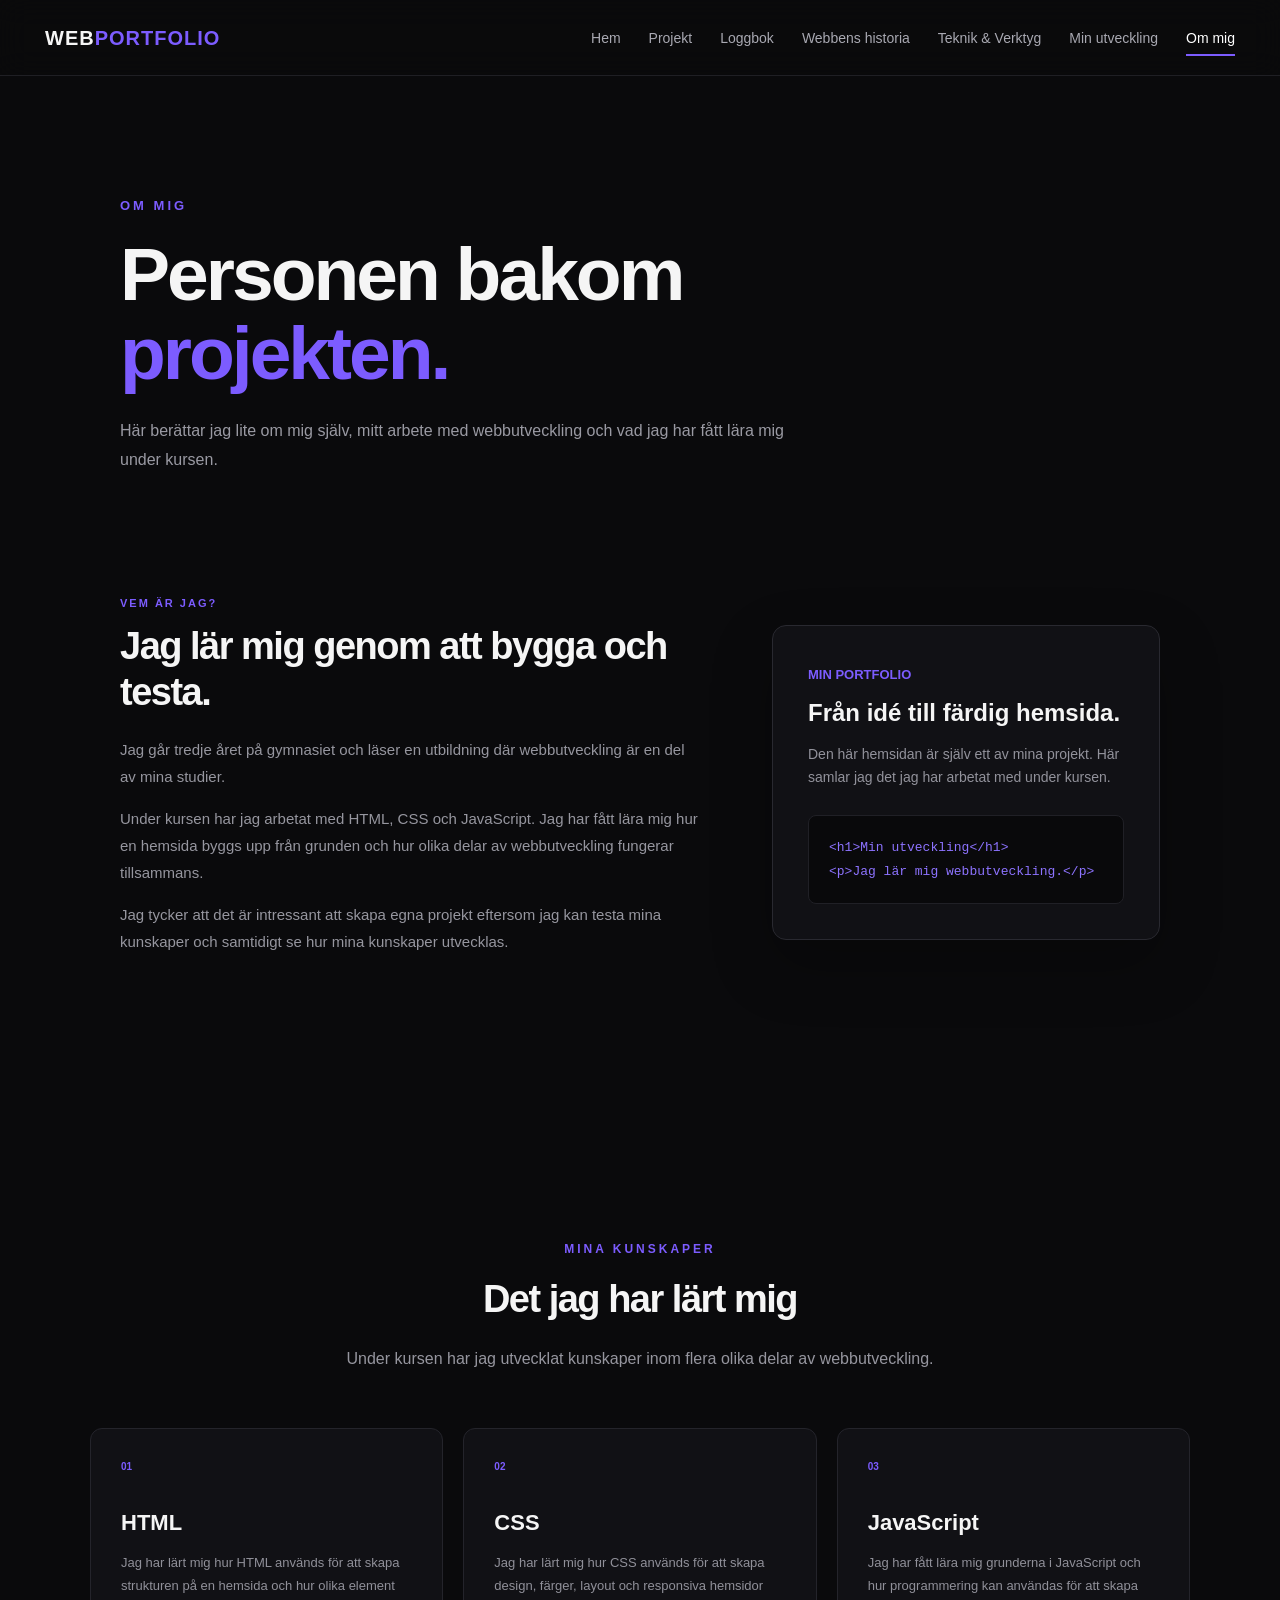
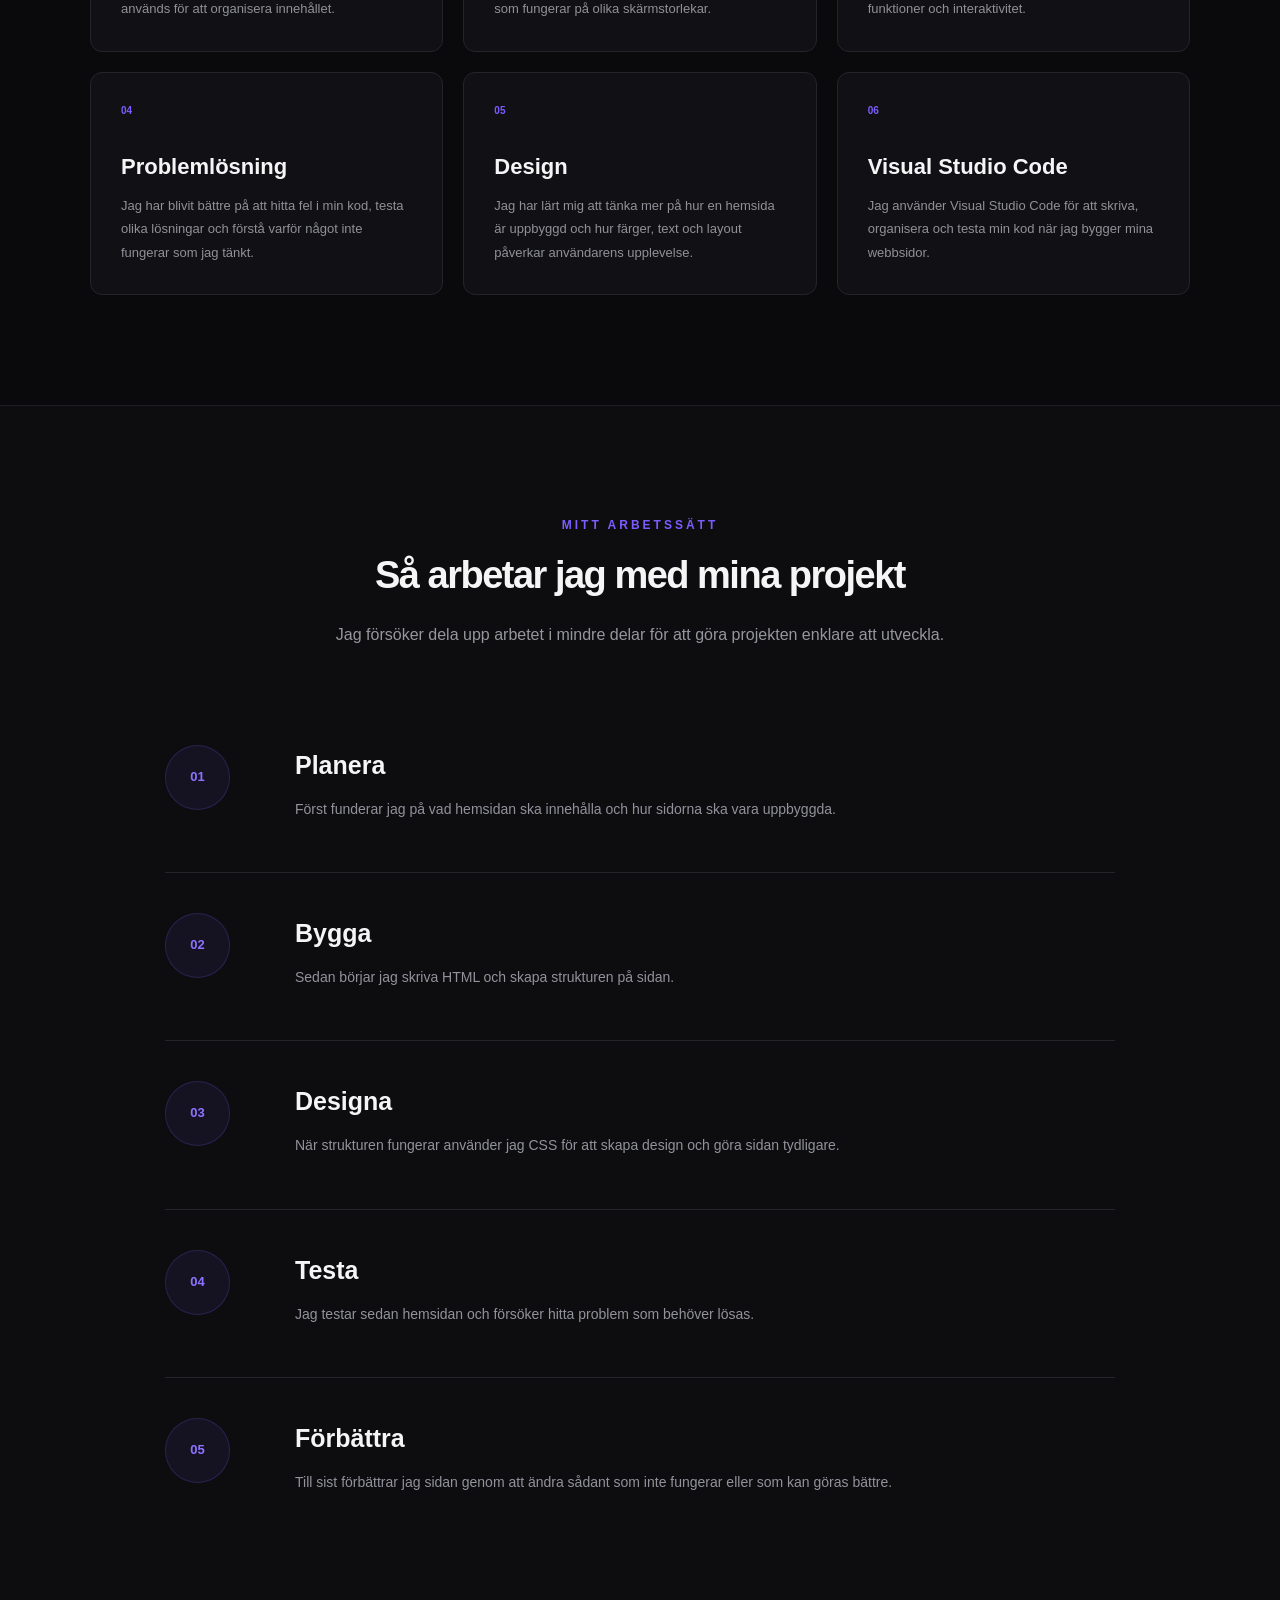
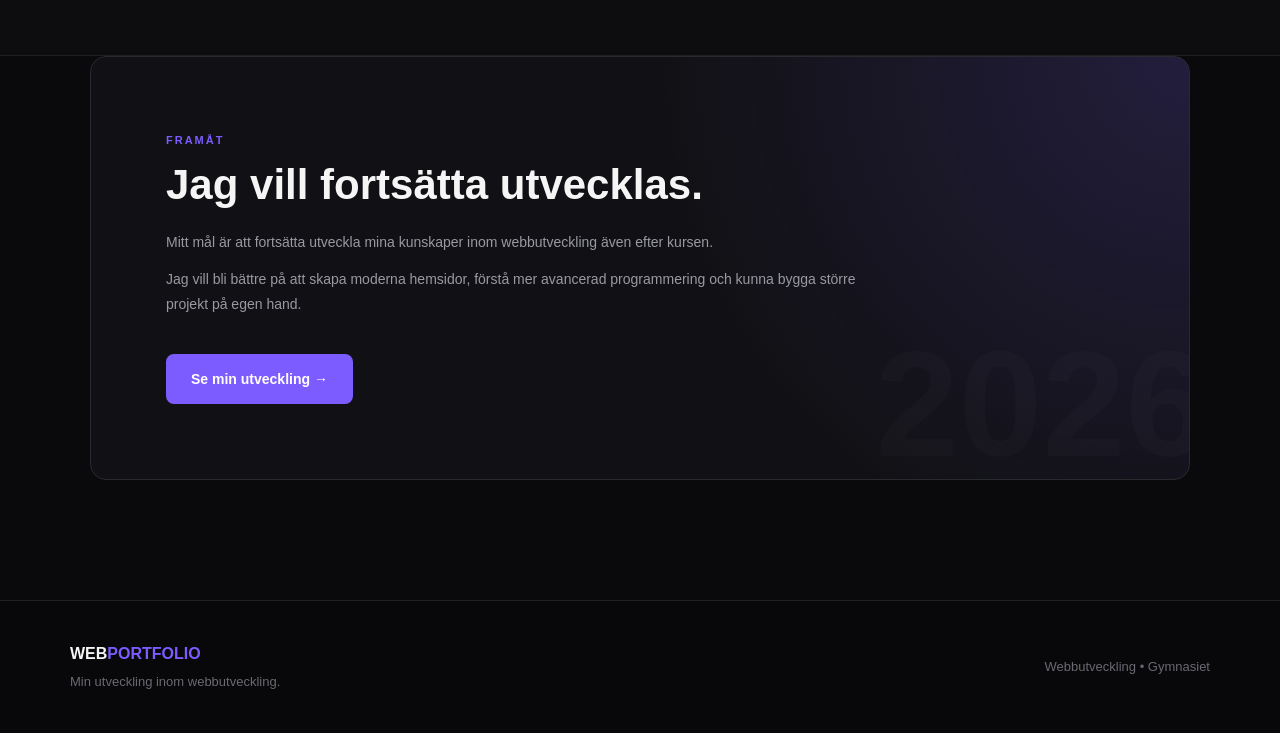
<file: Webb Upp 1/om-mig.html>
<!DOCTYPE html>
<html lang="sv">

<head>
    <meta charset="UTF-8">
    <meta name="viewport" content="width=device-width, initial-scale=1.0">

    <title>Om mig | WEBPORTFOLIO</title>

    <link rel="stylesheet" href="css/style.css">
</head>

<body>

    <!-- =========================
         NAVIGATION
    ========================== -->

    <header>

        <nav class="navbar">

            <a href="index.html" class="logo">
                WEB<span>PORTFOLIO</span>
            </a>

            <ul class="nav-links">

                <li>
                    <a href="index.html">Hem</a>
                </li>

                <li>
                    <a href="projekt.html">Projekt</a>
                </li>

                <li>
                    <a href="loggbok.html">Loggbok</a>
                </li>

                <li>
                    <a href="historia.html">Webbens historia</a>
                </li>

                <li>
                    <a href="teknik.html">Teknik & Verktyg</a>
                </li>

                <li>
                    <a href="utveckling.html">Min utveckling</a>
                </li>

                <li>
                    <a href="om-mig.html" class="active">Om mig</a>
                </li>

            </ul>

            <button class="menu-btn" id="menuBtn">
                ☰
            </button>

        </nav>

    </header>


    <!-- =========================
         SIDANS INTRO
    ========================== -->

    <main>

        <section class="page-hero">

            <p class="hero-small">
                OM MIG
            </p>

            <h1>
                Personen bakom
                <span>projekten.</span>
            </h1>

            <p>
                Här berättar jag lite om mig själv, mitt arbete med
                webbutveckling och vad jag har fått lära mig under kursen.
            </p>

        </section>


        <!-- =========================
             OM MIG
        ========================== -->

        <section class="history-intro">

            <div class="history-intro-text">

                <p class="history-label">
                    VEM ÄR JAG?
                </p>

                <h2>
                    Jag lär mig genom att bygga och testa.
                </h2>

                <p>
                    Jag går tredje året på gymnasiet och läser en utbildning
                    där webbutveckling är en del av mina studier.
                </p>

                <p>
                    Under kursen har jag arbetat med HTML, CSS och JavaScript.
                    Jag har fått lära mig hur en hemsida byggs upp från grunden
                    och hur olika delar av webbutveckling fungerar tillsammans.
                </p>

                <p>
                    Jag tycker att det är intressant att skapa egna projekt
                    eftersom jag kan testa mina kunskaper och samtidigt se
                    hur mina kunskaper utvecklas.
                </p>

            </div>


            <div class="history-code-box">

                <span>MIN PORTFOLIO</span>

                <h3>Från idé till färdig hemsida.</h3>

                <p>
                    Den här hemsidan är själv ett av mina projekt.
                    Här samlar jag det jag har arbetat med under kursen.
                </p>

                <div class="mini-code">

                    &lt;h1&gt;Min utveckling&lt;/h1&gt;<br>

                    &lt;p&gt;Jag lär mig webbutveckling.&lt;/p&gt;

                </div>

            </div>

        </section>


        <!-- =========================
             VAD JAG LÄRT MIG
        ========================== -->

        <section class="knowledge-section">

            <div class="section-heading">

                <p>
                    MINA KUNSKAPER
                </p>

                <h2>
                    Det jag har lärt mig
                </h2>

                <span>
                    Under kursen har jag utvecklat kunskaper inom flera
                    olika delar av webbutveckling.
                </span>

            </div>


            <div class="knowledge-grid">

                <div class="knowledge-card">

                    <span>01</span>

                    <h3>HTML</h3>

                    <p>
                        Jag har lärt mig hur HTML används för att skapa
                        strukturen på en hemsida och hur olika element
                        används för att organisera innehållet.
                    </p>

                </div>


                <div class="knowledge-card">

                    <span>02</span>

                    <h3>CSS</h3>

                    <p>
                        Jag har lärt mig hur CSS används för att skapa
                        design, färger, layout och responsiva hemsidor
                        som fungerar på olika skärmstorlekar.
                    </p>

                </div>


                <div class="knowledge-card">

                    <span>03</span>

                    <h3>JavaScript</h3>

                    <p>
                        Jag har fått lära mig grunderna i JavaScript och
                        hur programmering kan användas för att skapa
                        funktioner och interaktivitet.
                    </p>

                </div>


                <div class="knowledge-card">

                    <span>04</span>

                    <h3>Problemlösning</h3>

                    <p>
                        Jag har blivit bättre på att hitta fel i min kod,
                        testa olika lösningar och förstå varför något
                        inte fungerar som jag tänkt.
                    </p>

                </div>


                <div class="knowledge-card">

                    <span>05</span>

                    <h3>Design</h3>

                    <p>
                        Jag har lärt mig att tänka mer på hur en hemsida
                        är uppbyggd och hur färger, text och layout påverkar
                        användarens upplevelse.
                    </p>

                </div>


                <div class="knowledge-card">

                    <span>06</span>

                    <h3>Visual Studio Code</h3>

                    <p>
                        Jag använder Visual Studio Code för att skriva,
                        organisera och testa min kod när jag bygger
                        mina webbsidor.
                    </p>

                </div>

            </div>

        </section>


        <!-- =========================
             HUR JAG ARBETAR
        ========================== -->

        <section class="learning-section">

            <div class="section-heading">

                <p>
                    MITT ARBETSSÄTT
                </p>

                <h2>
                    Så arbetar jag med mina projekt
                </h2>

                <span>
                    Jag försöker dela upp arbetet i mindre delar för att
                    göra projekten enklare att utveckla.
                </span>

            </div>


            <div class="learning-path">

                <div class="learning-item">

                    <div class="learning-number">
                        01
                    </div>

                    <div class="learning-content">

                        <h2>Planera</h2>

                        <p>
                            Först funderar jag på vad hemsidan ska innehålla
                            och hur sidorna ska vara uppbyggda.
                        </p>

                    </div>

                </div>


                <div class="learning-item">

                    <div class="learning-number">
                        02
                    </div>

                    <div class="learning-content">

                        <h2>Bygga</h2>

                        <p>
                            Sedan börjar jag skriva HTML och skapa
                            strukturen på sidan.
                        </p>

                    </div>

                </div>


                <div class="learning-item">

                    <div class="learning-number">
                        03
                    </div>

                    <div class="learning-content">

                        <h2>Designa</h2>

                        <p>
                            När strukturen fungerar använder jag CSS för
                            att skapa design och göra sidan tydligare.
                        </p>

                    </div>

                </div>


                <div class="learning-item">

                    <div class="learning-number">
                        04
                    </div>

                    <div class="learning-content">

                        <h2>Testa</h2>

                        <p>
                            Jag testar sedan hemsidan och försöker hitta
                            problem som behöver lösas.
                        </p>

                    </div>

                </div>


                <div class="learning-item">

                    <div class="learning-number">
                        05
                    </div>

                    <div class="learning-content">

                        <h2>Förbättra</h2>

                        <p>
                            Till sist förbättrar jag sidan genom att ändra
                            sådant som inte fungerar eller som kan göras bättre.
                        </p>

                    </div>

                </div>

            </div>

        </section>


        <!-- =========================
             FRAMÅT
        ========================== -->

        <section class="future-section">

            <div class="future-number">
                2026
            </div>

            <div class="future-content">

                <p class="history-label">
                    FRAMÅT
                </p>

                <h2>
                    Jag vill fortsätta utvecklas.
                </h2>

                <p>
                    Mitt mål är att fortsätta utveckla mina kunskaper inom
                    webbutveckling även efter kursen.
                </p>

                <p>
                    Jag vill bli bättre på att skapa moderna hemsidor,
                    förstå mer avancerad programmering och kunna bygga
                    större projekt på egen hand.
                </p>

                <a href="utveckling.html" class="btn primary">
                    Se min utveckling →
                </a>

            </div>

        </section>

    </main>


    <!-- =========================
         FOOTER
    ========================== -->

    <footer>

        <div class="footer-content">

            <div>

                <h3>
                    WEB<span>PORTFOLIO</span>
                </h3>

                <p>
                    Min utveckling inom webbutveckling.
                </p>

            </div>

            <p>
                Webbutveckling • Gymnasiet
            </p>

        </div>

    </footer>


    <!-- JAVASCRIPT -->

    <script src="JS/script.js"></script>

</body>

</html>
</file>
<file: Webb Upp 1/css/style.css>
/* =====================================================
   GRUNDINSTÄLLNINGAR
===================================================== */

* {
    margin: 0;
    padding: 0;
    box-sizing: border-box;
}

html {
    scroll-behavior: smooth;
}

body {
    font-family: Arial, Helvetica, sans-serif;
    background: #0a0a0c;
    color: #f5f5f5;
    line-height: 1.6;
}

a {
    text-decoration: none;
    color: inherit;
}


/* =====================================================
   NAVIGATION
===================================================== */

header {
    width: 100%;
    position: sticky;
    top: 0;
    z-index: 1000;
    background: rgba(10, 10, 12, 0.9);
    backdrop-filter: blur(15px);
    border-bottom: 1px solid #1f1f24;
    transition: 0.3s;
}

header.scrolled {
    background: rgba(8, 8, 10, 0.97);
    box-shadow: 0 10px 35px rgba(0, 0, 0, 0.25);
}

.navbar {
    max-width: 1250px;
    margin: auto;
    min-height: 75px;

    display: flex;
    align-items: center;
    justify-content: space-between;

    padding: 0 30px;
}

.logo {
    font-size: 20px;
    font-weight: 800;
    letter-spacing: 1px;
}

.logo span {
    color: #7c5cff;
}

.nav-links {
    display: flex;
    align-items: center;
    gap: 28px;
    list-style: none;
}

.nav-links a {
    color: #a9a9b2;
    font-size: 14px;
    transition: 0.3s;
}

.nav-links a:hover,
.nav-links a.active {
    color: white;
}

.nav-links a.active {
    position: relative;
}

.nav-links a.active::after {
    content: "";
    position: absolute;
    left: 0;
    bottom: -10px;
    width: 100%;
    height: 2px;
    background: #7c5cff;
}

.menu-btn {
    display: none;
    border: none;
    background: transparent;
    color: white;
    font-size: 26px;
    cursor: pointer;
}


/* =====================================================
   KNAPPAR
===================================================== */

.btn {
    display: inline-flex;
    align-items: center;
    justify-content: center;

    min-height: 50px;
    padding: 0 25px;

    border-radius: 8px;

    font-size: 14px;
    font-weight: bold;

    transition: 0.3s;
}

.btn.primary {
    background: #7c5cff;
    color: white;
}

.btn.primary:hover {
    background: #6847ff;
    transform: translateY(-3px);
    box-shadow: 0 12px 30px rgba(124, 92, 255, 0.25);
}

.btn.secondary {
    border: 1px solid #33333a;
    color: white;
    background: #121216;
}

.btn.secondary:hover {
    border-color: #7c5cff;
    transform: translateY(-3px);
}


/* =====================================================
   STARTSIDA - HERO
===================================================== */

.hero {
    min-height: 88vh;

    max-width: 1250px;
    margin: auto;

    display: grid;
    grid-template-columns: 1.1fr 0.9fr;

    align-items: center;
    gap: 70px;

    padding: 80px 30px;
}

.hero-small {
    color: #7c5cff;
    font-size: 13px;
    font-weight: bold;
    letter-spacing: 3px;
    margin-bottom: 18px;
}

.hero h1 {
    font-size: clamp(48px, 6vw, 82px);
    line-height: 1.05;
    letter-spacing: -4px;
    max-width: 750px;
}

.hero h1 span {
    color: #7c5cff;
}

.hero-text {
    max-width: 650px;
    margin-top: 28px;
    color: #a9a9b2;
    font-size: 17px;
    line-height: 1.8;
}

.hero-buttons {
    margin-top: 35px;
    display: flex;
    gap: 15px;
    flex-wrap: wrap;
}


/* =====================================================
   CODE WINDOW
===================================================== */

.hero-code {
    display: flex;
    justify-content: center;
}

.code-window {
    width: 100%;
    max-width: 520px;

    background: #111115;

    border: 1px solid #25252c;
    border-radius: 14px;

    overflow: hidden;

    box-shadow:
        0 30px 70px rgba(0, 0, 0, 0.4),
        0 0 80px rgba(124, 92, 255, 0.08);
}

.code-top {
    height: 50px;

    display: flex;
    align-items: center;

    padding: 0 18px;

    background: #17171c;

    border-bottom: 1px solid #25252c;

    position: relative;
}

.code-top p {
    position: absolute;
    left: 50%;
    transform: translateX(-50%);
    color: #777780;
    font-size: 12px;
}

.dots {
    display: flex;
    gap: 7px;
}

.dots span {
    width: 10px;
    height: 10px;
    border-radius: 50%;
}

.dots span:first-child {
    background: #ff5f57;
}

.dots span:nth-child(2) {
    background: #febc2e;
}

.dots span:nth-child(3) {
    background: #28c840;
}

.code-content {
    padding: 30px;

    font-family: Consolas, Monaco, monospace;

    font-size: 14px;
    line-height: 2;

    color: #d4d4d8;
}

.indent {
    padding-left: 20px;
}

.indent2 {
    padding-left: 40px;
}

.pink {
    color: #ff6fae;
}

.blue {
    color: #69a7ff;
}

.green {
    color: #67d391;
}


/* =====================================================
   RUBRIKER
===================================================== */

.section-heading {
    text-align: center;
    max-width: 700px;
    margin: 0 auto 55px;
}

.section-heading > p {
    color: #7c5cff;
    font-size: 12px;
    font-weight: bold;
    letter-spacing: 3px;
    margin-bottom: 10px;
}

.section-heading h2 {
    font-size: 38px;
    letter-spacing: -1.5px;
    margin-bottom: 15px;
}

.section-heading span {
    display: block;
    color: #96969f;
    line-height: 1.8;
}


/* =====================================================
   STARTSIDANS KORT
===================================================== */

.intro {
    padding: 110px 30px;
    background: #0d0d10;
    border-top: 1px solid #1b1b20;
    border-bottom: 1px solid #1b1b20;
}

.cards {
    max-width: 1150px;
    margin: auto;

    display: grid;
    grid-template-columns: repeat(3, 1fr);

    gap: 20px;
}

.card {
    background: #121216;
    border: 1px solid #222228;
    border-radius: 12px;

    padding: 30px;
    min-height: 260px;

    display: flex;
    flex-direction: column;

    transition: 0.3s;
}

.card:hover {
    transform: translateY(-7px);
    border-color: #4c3aa5;
    background: #15151a;
}

.card-icon {
    width: 48px;
    height: 48px;

    display: flex;
    align-items: center;
    justify-content: center;

    background: rgba(124, 92, 255, 0.1);
    color: #8d73ff;

    border: 1px solid rgba(124, 92, 255, 0.25);
    border-radius: 9px;

    font-size: 20px;

    margin-bottom: 24px;
}

.card h3 {
    font-size: 20px;
    margin-bottom: 10px;
}

.card p {
    color: #92929c;
    font-size: 14px;
    line-height: 1.8;
    flex: 1;
}

.card-link {
    color: #8d73ff;
    font-size: 13px;
    font-weight: bold;
    margin-top: 22px;
}


/* =====================================================
   SKILLS
===================================================== */

.skills-preview {
    padding: 110px 30px;
}

.skill-container {
    max-width: 1000px;
    margin: auto;

    display: grid;
    grid-template-columns: repeat(3, 1fr);

    gap: 20px;
}

.skill-box {
    padding: 35px;

    background: linear-gradient(145deg, #121216, #0d0d10);

    border: 1px solid #222228;
    border-radius: 12px;

    text-align: center;

    transition: 0.3s;
}

.skill-box:hover {
    border-color: #7c5cff;
    transform: translateY(-5px);
}

.skill-box h3 {
    color: #8d73ff;
    font-size: 25px;
    margin-bottom: 10px;
}

.skill-box p {
    color: #92929c;
    font-size: 14px;
}


/* =====================================================
   CTA
===================================================== */

.cta {
    max-width: 1100px;

    margin: 30px auto 110px;
    padding: 80px 30px;

    text-align: center;

    border: 1px solid #27272e;
    border-radius: 18px;

    background:
        radial-gradient(
            circle at top,
            rgba(124, 92, 255, 0.18),
            transparent 50%
        ),
        #111115;
}

.cta > p {
    color: #7c5cff;
    font-size: 12px;
    font-weight: bold;
    letter-spacing: 3px;
    margin-bottom: 10px;
}

.cta h2 {
    font-size: 42px;
    margin-bottom: 15px;
}

.cta span {
    display: block;
    max-width: 650px;
    margin: auto;
    color: #9999a2;
    line-height: 1.8;
}

.cta .btn {
    margin-top: 30px;
}


/* =====================================================
   FOOTER
===================================================== */

footer {
    border-top: 1px solid #202026;
    background: #08080a;
}

.footer-content {
    max-width: 1200px;
    margin: auto;

    padding: 40px 30px;

    display: flex;
    justify-content: space-between;
    align-items: center;

    gap: 30px;
}

.footer-content h3 {
    font-size: 16px;
    margin-bottom: 5px;
}

.footer-content h3 span {
    color: #7c5cff;
}

.footer-content p {
    color: #696972;
    font-size: 13px;
}


/* =====================================================
   UNDERSIDOR
===================================================== */

.page-hero {
    max-width: 1100px;
    margin: auto;
    padding: 120px 30px 80px;
}

.page-hero h1 {
    max-width: 850px;

    font-size: clamp(45px, 6vw, 75px);

    line-height: 1.05;
    letter-spacing: -3px;
}

.page-hero h1 span {
    color: #7c5cff;
}

.page-hero > p:last-child {
    max-width: 700px;

    margin-top: 25px;

    color: #9a9aa3;

    font-size: 16px;
    line-height: 1.8;
}


/* =====================================================
   PROJEKT
===================================================== */

.projects-section {
    padding: 30px 30px 110px;
}

.projects-grid {
    max-width: 1100px;
    margin: auto;

    display: grid;
    grid-template-columns: repeat(2, 1fr);

    gap: 20px;
}

.project-card {
    position: relative;

    min-height: 440px;
    padding: 40px;

    background: #111115;

    border: 1px solid #232329;
    border-radius: 14px;

    overflow: hidden;

    transition: 0.3s;
}

.project-card:hover {
    transform: translateY(-6px);
    border-color: #5641bd;
    box-shadow: 0 20px 50px rgba(0, 0, 0, 0.25);
}

.project-number {
    position: absolute;
    top: 20px;
    right: 25px;

    font-size: 65px;
    font-weight: 800;

    color: rgba(255, 255, 255, 0.025);
}

.project-content {
    position: relative;
    z-index: 2;
}

.project-type {
    color: #7c5cff !important;

    font-size: 11px !important;
    font-weight: bold;

    letter-spacing: 2px;

    margin-bottom: 20px;
}

.project-card h2 {
    font-size: 28px;
    margin-bottom: 20px;
    letter-spacing: -1px;
}

.project-card p {
    color: #96969f;
    font-size: 14px;
    line-height: 1.8;
    margin-bottom: 15px;
}

.project-tags {
    display: flex;
    flex-wrap: wrap;
    gap: 8px;
    margin-top: 25px;
}

.project-tags span {
    padding: 7px 12px;

    background: rgba(124, 92, 255, 0.08);

    border: 1px solid rgba(124, 92, 255, 0.18);
    border-radius: 30px;

    color: #9e8cff;

    font-size: 11px;
}

.project-bottom {
    max-width: 1100px;

    margin: 0 auto 110px;

    padding: 70px;

    background:
        radial-gradient(
            circle at top right,
            rgba(124, 92, 255, 0.15),
            transparent 40%
        ),
        #111115;

    border: 1px solid #25252b;
    border-radius: 16px;
}

.project-bottom h2 {
    max-width: 650px;
    font-size: 40px;
    line-height: 1.15;
    margin-bottom: 20px;
}

.project-bottom > p:not(.hero-small) {
    max-width: 700px;
    color: #96969f;
    line-height: 1.8;
}

.project-bottom .btn {
    margin-top: 30px;
}


/* =====================================================
   LOGGBOK
===================================================== */

.logbook-section {
    padding: 20px 30px 120px;
}

.timeline {
    max-width: 950px;
    margin: auto;
    position: relative;
}

.timeline::before {
    content: "";

    position: absolute;

    left: 19px;
    top: 10px;
    bottom: 0;

    width: 2px;

    background: #25252c;
}

.log-entry {
    position: relative;
    padding-left: 75px;
    padding-bottom: 70px;
}

.timeline-dot {
    position: absolute;

    left: 10px;
    top: 3px;

    width: 20px;
    height: 20px;

    background: #7c5cff;

    border: 5px solid #15151a;
    border-radius: 50%;

    box-shadow: 0 0 20px rgba(124, 92, 255, 0.5);

    z-index: 2;
}

.log-date {
    color: #7c5cff;

    font-size: 11px;
    font-weight: bold;

    letter-spacing: 2px;

    margin-bottom: 12px;
}

.log-content {
    padding: 35px;

    background: #111115;

    border: 1px solid #24242b;
    border-radius: 14px;

    transition: 0.3s;
}

.log-content:hover {
    border-color: #4d3aaa;
    transform: translateX(5px);
}

.log-content h2 {
    font-size: 25px;
    margin-bottom: 15px;
}

.log-content > p {
    color: #96969f;
    line-height: 1.8;
    font-size: 14px;
    margin-bottom: 15px;
}

.log-info {
    display: grid;
    grid-template-columns: repeat(2, 1fr);

    gap: 15px;

    margin-top: 25px;
}

.log-info div {
    padding: 20px;

    background: #0d0d10;

    border: 1px solid #202026;
    border-radius: 8px;
}

.log-info span {
    display: block;

    color: #7c5cff;

    font-size: 10px;
    font-weight: bold;

    letter-spacing: 1.5px;

    margin-bottom: 7px;
}

.log-info p {
    color: #898992;
    font-size: 13px;
    line-height: 1.6;
}


/* =====================================================
   HISTORIA
===================================================== */

.history-intro {
    max-width: 1100px;

    margin: 0 auto 120px;

    display: grid;
    grid-template-columns: 1.2fr 0.8fr;

    gap: 70px;

    align-items: center;

    padding: 40px 30px;
}

.history-label {
    color: #7c5cff !important;

    font-size: 11px !important;
    font-weight: bold;

    letter-spacing: 2px;

    margin-bottom: 12px;
}

.history-intro-text h2 {
    font-size: 38px;
    line-height: 1.2;
    letter-spacing: -1.5px;
    margin-bottom: 20px;
}

.history-intro-text > p:not(.history-label) {
    color: #96969f;

    font-size: 15px;
    line-height: 1.8;

    margin-bottom: 15px;
}

.history-code-box {
    padding: 35px;

    background: #111115;

    border: 1px solid #292930;
    border-radius: 14px;

    box-shadow: 0 25px 60px rgba(0, 0, 0, 0.25);
}

.history-code-box > span {
    color: #7c5cff;
    font-size: 13px;
    font-weight: bold;
}

.history-code-box h3 {
    font-size: 24px;
    margin: 8px 0 10px;
}

.history-code-box p {
    color: #92929b;
    font-size: 14px;
    line-height: 1.7;
}

.mini-code {
    margin-top: 25px;
    padding: 20px;

    background: #09090b;

    border: 1px solid #202026;
    border-radius: 8px;

    color: #8d73ff;

    font-family: Consolas, Monaco, monospace;

    font-size: 13px;
    line-height: 1.8;
}

.web-history {
    padding: 110px 30px;

    background: #0d0d10;

    border-top: 1px solid #1e1e24;
    border-bottom: 1px solid #1e1e24;
}

.history-timeline {
    max-width: 1000px;
    margin: auto;
    position: relative;
}

.history-timeline::before {
    content: "";

    position: absolute;

    left: 150px;
    top: 0;
    bottom: 0;

    width: 1px;

    background: #292930;
}

.history-item {
    display: grid;
    grid-template-columns: 150px 1fr;

    position: relative;

    padding-bottom: 70px;
}

.history-item:last-child {
    padding-bottom: 0;
}

.history-year {
    color: #7c5cff;

    font-size: 17px;
    font-weight: bold;

    padding-top: 32px;
    padding-right: 35px;

    text-align: right;
}

.history-content {
    position: relative;

    margin-left: 45px;
    padding: 32px;

    background: #111115;

    border: 1px solid #24242b;
    border-radius: 12px;

    transition: 0.3s;
}

.history-content::before {
    content: "";

    position: absolute;

    left: -51px;
    top: 38px;

    width: 11px;
    height: 11px;

    border-radius: 50%;

    background: #7c5cff;

    box-shadow: 0 0 15px rgba(124, 92, 255, 0.6);
}

.history-content:hover {
    transform: translateX(5px);
    border-color: #4f3ab5;
}

.history-content h2 {
    font-size: 24px;
    margin-bottom: 12px;
}

.history-content > p:not(.history-label) {
    color: #92929c;

    font-size: 14px;
    line-height: 1.8;

    margin-bottom: 10px;
}

.history-tech {
    padding: 110px 30px;
}

.history-tech-grid {
    max-width: 1000px;
    margin: auto;

    display: grid;
    grid-template-columns: repeat(3, 1fr);

    gap: 20px;
}

.history-tech-card {
    padding: 35px;

    background: #111115;

    border: 1px solid #24242b;
    border-radius: 12px;

    transition: 0.3s;
}

.history-tech-card:hover {
    transform: translateY(-5px);
    border-color: #7c5cff;
}

.history-tech-card > span {
    display: block;

    color: #7c5cff;

    font-size: 12px;
    font-weight: bold;

    margin-bottom: 30px;
}

.history-tech-card h3 {
    font-size: 27px;
    margin-bottom: 10px;
}

.history-tech-card p {
    color: #92929c;
    font-size: 14px;
    line-height: 1.7;
}


/* =====================================================
   TEKNIK & VERKTYG
===================================================== */

.tech-main {
    padding: 30px 30px 120px;
}

.tech-main-grid {
    max-width: 1150px;
    margin: auto;

    display: grid;
    grid-template-columns: repeat(3, 1fr);

    gap: 20px;
}

.tech-big-card {
    padding: 35px;

    background: #111115;

    border: 1px solid #24242b;
    border-radius: 14px;

    transition: 0.3s;
}

.tech-big-card:hover {
    transform: translateY(-7px);
    border-color: #7c5cff;
}

.tech-top {
    display: flex;
    justify-content: space-between;
    align-items: center;

    margin-bottom: 35px;
}

.tech-number {
    color: #62626c;
    font-size: 12px;
    font-weight: bold;
}

.tech-symbol {
    width: 50px;
    height: 50px;

    display: flex;
    align-items: center;
    justify-content: center;

    background: rgba(124, 92, 255, 0.1);

    border: 1px solid rgba(124, 92, 255, 0.2);
    border-radius: 8px;

    color: #8d73ff;

    font-family: Consolas, monospace;
    font-weight: bold;
}

.tech-big-card h2 {
    font-size: 32px;
    margin-bottom: 15px;
}

.tech-big-card > p:not(.history-label) {
    color: #94949d;
    font-size: 14px;
    line-height: 1.8;
    margin-bottom: 12px;
}

.tech-code {
    margin-top: 25px;
    padding: 18px;

    background: #09090b;

    border: 1px solid #202026;
    border-radius: 8px;

    color: #8d73ff;

    font-family: Consolas, Monaco, monospace;

    font-size: 12px;
    line-height: 1.8;

    overflow-x: auto;
}

.tech-together {
    max-width: 1100px;

    margin: 0 auto 120px;

    padding: 65px;

    display: grid;
    grid-template-columns: 1fr 1fr;

    align-items: center;

    gap: 60px;

    background:
        radial-gradient(
            circle at right,
            rgba(124, 92, 255, 0.15),
            transparent 45%
        ),
        #111115;

    border: 1px solid #27272e;
    border-radius: 16px;
}

.tech-together-text h2 {
    font-size: 37px;
    line-height: 1.2;
    margin-bottom: 20px;
}

.tech-together-text > p:not(.history-label) {
    color: #96969f;
    font-size: 14px;
    line-height: 1.8;
    margin-bottom: 12px;
}

.tech-flow {
    display: flex;
    align-items: center;
    justify-content: center;
    gap: 12px;
}

.flow-item {
    width: 110px;

    padding: 22px 10px;

    text-align: center;

    background: #0c0c0f;

    border: 1px solid #28282f;
    border-radius: 10px;
}

.flow-item span {
    color: #7c5cff;
    font-size: 10px;
}

.flow-item h3 {
    margin: 7px 0 2px;
    font-size: 20px;
}

.flow-item p {
    color: #777780;
    font-size: 11px;
}

.flow-arrow {
    color: #7c5cff;
    font-size: 20px;
}

.tools-section {
    padding: 110px 30px;

    background: #0d0d10;

    border-top: 1px solid #1f1f25;
    border-bottom: 1px solid #1f1f25;
}

.tools-grid {
    max-width: 1100px;
    margin: auto;

    display: grid;
    grid-template-columns: repeat(3, 1fr);

    gap: 20px;
}

.tool-card {
    padding: 30px;

    background: #111115;

    border: 1px solid #232329;
    border-radius: 12px;

    transition: 0.3s;
}

.tool-card:hover {
    transform: translateY(-5px);
    border-color: #4d3baa;
}

.tool-icon {
    width: 48px;
    height: 48px;

    display: flex;
    align-items: center;
    justify-content: center;

    margin-bottom: 25px;

    background: rgba(124, 92, 255, 0.1);

    border: 1px solid rgba(124, 92, 255, 0.2);
    border-radius: 8px;

    color: #8d73ff;

    font-size: 14px;
    font-weight: bold;
}

.tool-card h3 {
    font-size: 19px;
    margin-bottom: 10px;
}

.tool-card p {
    min-height: 90px;

    color: #909099;

    font-size: 13px;
    line-height: 1.7;
}

.tool-card > span {
    display: block;

    margin-top: 20px;

    color: #7c5cff;

    font-size: 9px;
    font-weight: bold;

    letter-spacing: 1.5px;
}

.responsive-section {
    max-width: 1100px;

    margin: 0 auto;

    padding: 120px 30px;

    display: grid;
    grid-template-columns: 1fr 1fr;

    gap: 80px;

    align-items: center;
}

.responsive-section h2 {
    max-width: 500px;

    font-size: 40px;
    line-height: 1.2;

    margin-bottom: 20px;
}

.responsive-section > div:first-child > p:not(.history-label) {
    color: #92929c;
    line-height: 1.8;
    font-size: 14px;
    margin-bottom: 12px;
}

.devices {
    min-height: 330px;

    display: flex;
    align-items: flex-end;
    justify-content: center;

    gap: 25px;
}

.desktop-device {
    width: 320px;

    padding: 10px 10px 25px;

    background: #18181d;

    border: 1px solid #33333a;
    border-radius: 10px;
}

.mobile-device {
    width: 100px;

    padding: 7px;

    background: #18181d;

    border: 1px solid #33333a;
    border-radius: 15px;
}

.device-screen {
    min-height: 180px;

    display: flex;
    flex-direction: column;

    align-items: center;
    justify-content: center;

    background:
        radial-gradient(
            circle,
            rgba(124, 92, 255, 0.18),
            transparent 60%
        ),
        #09090b;

    border-radius: 5px;
}

.mobile-device .device-screen {
    min-height: 200px;
    border-radius: 10px;
}

.device-screen span {
    color: #7c5cff;

    font-size: 9px;
    font-weight: bold;

    letter-spacing: 1px;
}

.device-screen h3 {
    margin-top: 5px;
    font-size: 17px;
}


/* =====================================================
   MIN UTVECKLING
===================================================== */

.development-comparison {
    padding: 30px 30px 120px;
}

.comparison-grid {
    max-width: 1050px;
    margin: auto;

    display: grid;
    grid-template-columns: repeat(2, 1fr);

    gap: 20px;
}

.comparison-card {
    position: relative;

    padding: 40px;

    background: #111115;

    border: 1px solid #25252c;
    border-radius: 14px;

    overflow: hidden;
}

.comparison-card.current {
    border-color: rgba(124, 92, 255, 0.45);

    background:
        radial-gradient(
            circle at top right,
            rgba(124, 92, 255, 0.12),
            transparent 45%
        ),
        #111115;
}

.comparison-number {
    position: absolute;

    top: 15px;
    right: 25px;

    color: rgba(255, 255, 255, 0.035);

    font-size: 75px;
    font-weight: bold;
}

.comparison-card h2 {
    font-size: 28px;
    margin-bottom: 15px;
}

.comparison-card > p:not(.history-label) {
    color: #96969f;
    font-size: 14px;
    line-height: 1.8;
    margin-bottom: 25px;
}

.comparison-card ul {
    list-style: none;
}

.comparison-card li {
    position: relative;

    padding: 12px 0 12px 25px;

    color: #b0b0b8;

    font-size: 13px;

    border-bottom: 1px solid #202026;
}

.comparison-card li::before {
    content: "✓";

    position: absolute;
    left: 0;

    color: #7c5cff;
    font-weight: bold;
}

.learning-section {
    padding: 110px 30px;

    background: #0d0d10;

    border-top: 1px solid #1e1e24;
    border-bottom: 1px solid #1e1e24;
}

.learning-path {
    max-width: 950px;
    margin: auto;
}

.learning-item {
    display: grid;
    grid-template-columns: 100px 1fr;

    gap: 30px;

    padding: 40px 0;

    border-bottom: 1px solid #24242a;
}

.learning-item:last-child {
    border-bottom: none;
}

.learning-number {
    width: 65px;
    height: 65px;

    display: flex;
    align-items: center;
    justify-content: center;

    background: rgba(124, 92, 255, 0.08);

    border: 1px solid rgba(124, 92, 255, 0.2);
    border-radius: 50%;

    color: #8d73ff;

    font-size: 13px;
    font-weight: bold;
}

.learning-content h2 {
    font-size: 25px;
    margin-bottom: 12px;
}

.learning-content > p:not(.history-label) {
    max-width: 700px;

    color: #92929c;

    font-size: 14px;
    line-height: 1.8;

    margin-bottom: 10px;
}

.knowledge-section {
    padding: 110px 30px;
}

.knowledge-grid {
    max-width: 1100px;
    margin: auto;

    display: grid;
    grid-template-columns: repeat(3, 1fr);

    gap: 20px;
}

.knowledge-card {
    padding: 30px;

    background: #111115;

    border: 1px solid #24242b;
    border-radius: 12px;

    transition: 0.3s;
}

.knowledge-card:hover {
    transform: translateY(-5px);
    border-color: #7c5cff;
}

.knowledge-card > span {
    display: block;

    color: #7c5cff;

    font-size: 10px;
    font-weight: bold;

    margin-bottom: 30px;
}

.knowledge-card h3 {
    font-size: 22px;
    margin-bottom: 10px;
}

.knowledge-card p {
    color: #909099;
    font-size: 13px;
    line-height: 1.8;
}

.future-section {
    position: relative;

    max-width: 1100px;

    margin: 0 auto 120px;

    padding: 75px;

    background:
        radial-gradient(
            circle at top right,
            rgba(124, 92, 255, 0.17),
            transparent 45%
        ),
        #111115;

    border: 1px solid #292930;
    border-radius: 16px;

    overflow: hidden;
}

.future-number {
    position: absolute;

    right: -20px;
    bottom: -45px;

    font-size: 150px;
    font-weight: 900;

    color: rgba(255, 255, 255, 0.018);
}

.future-content {
    position: relative;
    max-width: 700px;
    z-index: 2;
}

.future-content h2 {
    font-size: 42px;
    line-height: 1.15;
    margin-bottom: 20px;
}

.future-content > p:not(.history-label) {
    color: #9999a2;
    font-size: 14px;
    line-height: 1.8;
    margin-bottom: 12px;
}

.future-content .btn {
    margin-top: 25px;
}


/* =====================================================
   JAVASCRIPT ANIMATIONER
===================================================== */

.fade-in {
    opacity: 0;
    transform: translateY(30px);

    transition:
        opacity 0.7s ease,
        transform 0.7s ease;
}

.fade-in.visible {
    opacity: 1;
    transform: translateY(0);
}


/* =====================================================
   SCROLLBAR
===================================================== */

::-webkit-scrollbar {
    width: 9px;
}

::-webkit-scrollbar-track {
    background: #0a0a0c;
}

::-webkit-scrollbar-thumb {
    background: #292930;
    border-radius: 10px;
}

::-webkit-scrollbar-thumb:hover {
    background: #7c5cff;
}


/* =====================================================
   TABLET
===================================================== */

@media (max-width: 1000px) {

    .nav-links {
        display: none;
    }

    .menu-btn {
        display: block;
    }

    .nav-links.show {
        display: flex;

        position: absolute;

        top: 75px;
        left: 0;

        width: 100%;

        padding: 25px 30px;

        background: #0d0d10;

        border-bottom: 1px solid #25252c;

        flex-direction: column;
        align-items: flex-start;

        gap: 20px;
    }

    .nav-links a.active::after {
        display: none;
    }

    .hero {
        grid-template-columns: 1fr;
        min-height: auto;
        padding-top: 100px;
    }

    .hero-content {
        text-align: center;
    }

    .hero-text {
        margin-left: auto;
        margin-right: auto;
    }

    .hero-buttons {
        justify-content: center;
    }

    .hero-code {
        margin-top: 20px;
    }

    .cards {
        grid-template-columns: repeat(2, 1fr);
    }
}


/* =====================================================
   MINDRE TABLET
===================================================== */

@media (max-width: 900px) {

    .tech-main-grid {
        grid-template-columns: 1fr;
    }

    .tech-together {
        grid-template-columns: 1fr;

        margin-left: 20px;
        margin-right: 20px;

        padding: 45px 30px;
    }

    .tools-grid {
        grid-template-columns: repeat(2, 1fr);
    }

    .responsive-section {
        grid-template-columns: 1fr;
        gap: 40px;
    }
}


/* =====================================================
   850PX
===================================================== */

@media (max-width: 850px) {

    .projects-grid {
        grid-template-columns: 1fr;
    }

    .page-hero {
        padding-top: 90px;
    }

    .project-bottom {
        margin-left: 20px;
        margin-right: 20px;
        padding: 50px 30px;
    }
}


/* =====================================================
   800PX
===================================================== */

@media (max-width: 800px) {

    .history-intro {
        grid-template-columns: 1fr;
        gap: 35px;
    }

    .history-tech-grid {
        grid-template-columns: 1fr;
    }

    .history-timeline::before {
        left: 10px;
    }

    .history-item {
        grid-template-columns: 1fr;
        padding-left: 45px;
    }

    .history-year {
        text-align: left;
        padding: 0;
        margin-bottom: 12px;
    }

    .history-content {
        margin-left: 0;
    }

    .history-content::before {
        left: -41px;
        top: 38px;
    }

    .comparison-grid {
        grid-template-columns: 1fr;
    }

    .knowledge-grid {
        grid-template-columns: repeat(2, 1fr);
    }

    .future-section {
        margin-left: 20px;
        margin-right: 20px;
        padding: 55px 35px;
    }
}


/* =====================================================
   MOBIL
===================================================== */

@media (max-width: 650px) {

    .navbar {
        padding: 0 20px;
    }

    .hero {
        padding: 70px 20px;
    }

    .hero h1 {
        font-size: 45px;
        letter-spacing: -2px;
    }

    .hero-text {
        font-size: 15px;
    }

    .hero-buttons {
        flex-direction: column;
    }

    .hero-buttons .btn {
        width: 100%;
    }

    .code-content {
        padding: 20px 15px;
        font-size: 11px;
        overflow-x: auto;
    }

    .indent {
        padding-left: 10px;
    }

    .indent2 {
        padding-left: 20px;
    }

    .intro,
    .skills-preview {
        padding: 80px 20px;
    }

    .section-heading h2 {
        font-size: 30px;
    }

    .cards {
        grid-template-columns: 1fr;
    }

    .skill-container {
        grid-template-columns: 1fr;
    }

    .cta {
        margin: 20px 20px 80px;
        padding: 60px 20px;
    }

    .cta h2 {
        font-size: 32px;
    }

    .footer-content {
        flex-direction: column;
        align-items: flex-start;
        padding: 35px 20px;
    }

    /* Loggbok */

    .logbook-section {
        padding-left: 20px;
        padding-right: 20px;
    }

    .timeline::before {
        left: 9px;
    }

    .timeline-dot {
        left: 0;
    }

    .log-entry {
        padding-left: 40px;
        padding-bottom: 50px;
    }

    .log-content {
        padding: 25px 20px;
    }

    .log-info {
        grid-template-columns: 1fr;
    }
}


/* =====================================================
   600PX
===================================================== */

@media (max-width: 600px) {

    .tech-main {
        padding-left: 20px;
        padding-right: 20px;
    }

    .tech-big-card {
        padding: 28px 23px;
    }

    .tech-together {
        padding: 40px 20px;
    }

    .tech-together-text h2 {
        font-size: 30px;
    }

    .tech-flow {
        flex-direction: column;
    }

    .flow-arrow {
        transform: rotate(90deg);
    }

    .flow-item {
        width: 100%;
    }

    .tools-section {
        padding-left: 20px;
        padding-right: 20px;
    }

    .tools-grid {
        grid-template-columns: 1fr;
    }

    .tool-card p {
        min-height: auto;
    }

    .responsive-section {
        padding-left: 20px;
        padding-right: 20px;
    }

    .responsive-section h2 {
        font-size: 32px;
    }

    .devices {
        gap: 12px;
    }

    .desktop-device {
        width: 230px;
    }

    .mobile-device {
        width: 80px;
    }

    /* Utveckling */

    .development-comparison {
        padding-left: 20px;
        padding-right: 20px;
    }

    .comparison-card {
        padding: 30px 25px;
    }

    .learning-section {
        padding-left: 20px;
        padding-right: 20px;
    }

    .learning-item {
        grid-template-columns: 1fr;
        gap: 20px;
    }

    .learning-number {
        width: 50px;
        height: 50px;
    }

    .knowledge-section {
        padding-left: 20px;
        padding-right: 20px;
    }

    .knowledge-grid {
        grid-template-columns: 1fr;
    }

    .future-section {
        padding: 45px 25px;
    }

    .future-content h2 {
        font-size: 32px;
    }

    .future-number {
        font-size: 90px;
    }
}


/* =====================================================
   LITEN MOBIL
===================================================== */

@media (max-width: 550px) {

    .page-hero {
        padding-left: 20px;
        padding-right: 20px;
    }

    .page-hero h1 {
        font-size: 43px;
        letter-spacing: -2px;
    }

    .projects-section {
        padding-left: 20px;
        padding-right: 20px;
    }

    .project-card {
        padding: 30px 25px;
        min-height: auto;
    }

    .project-bottom h2 {
        font-size: 31px;
    }

    .history-intro {
        padding-left: 20px;
        padding-right: 20px;
    }

    .history-intro-text h2 {
        font-size: 30px;
    }

    .web-history {
        padding-left: 20px;
        padding-right: 20px;
    }

    .history-content {
        padding: 25px 20px;
    }

    .history-tech {
        padding-left: 20px;
        padding-right: 20px;
    }
}
</file>
